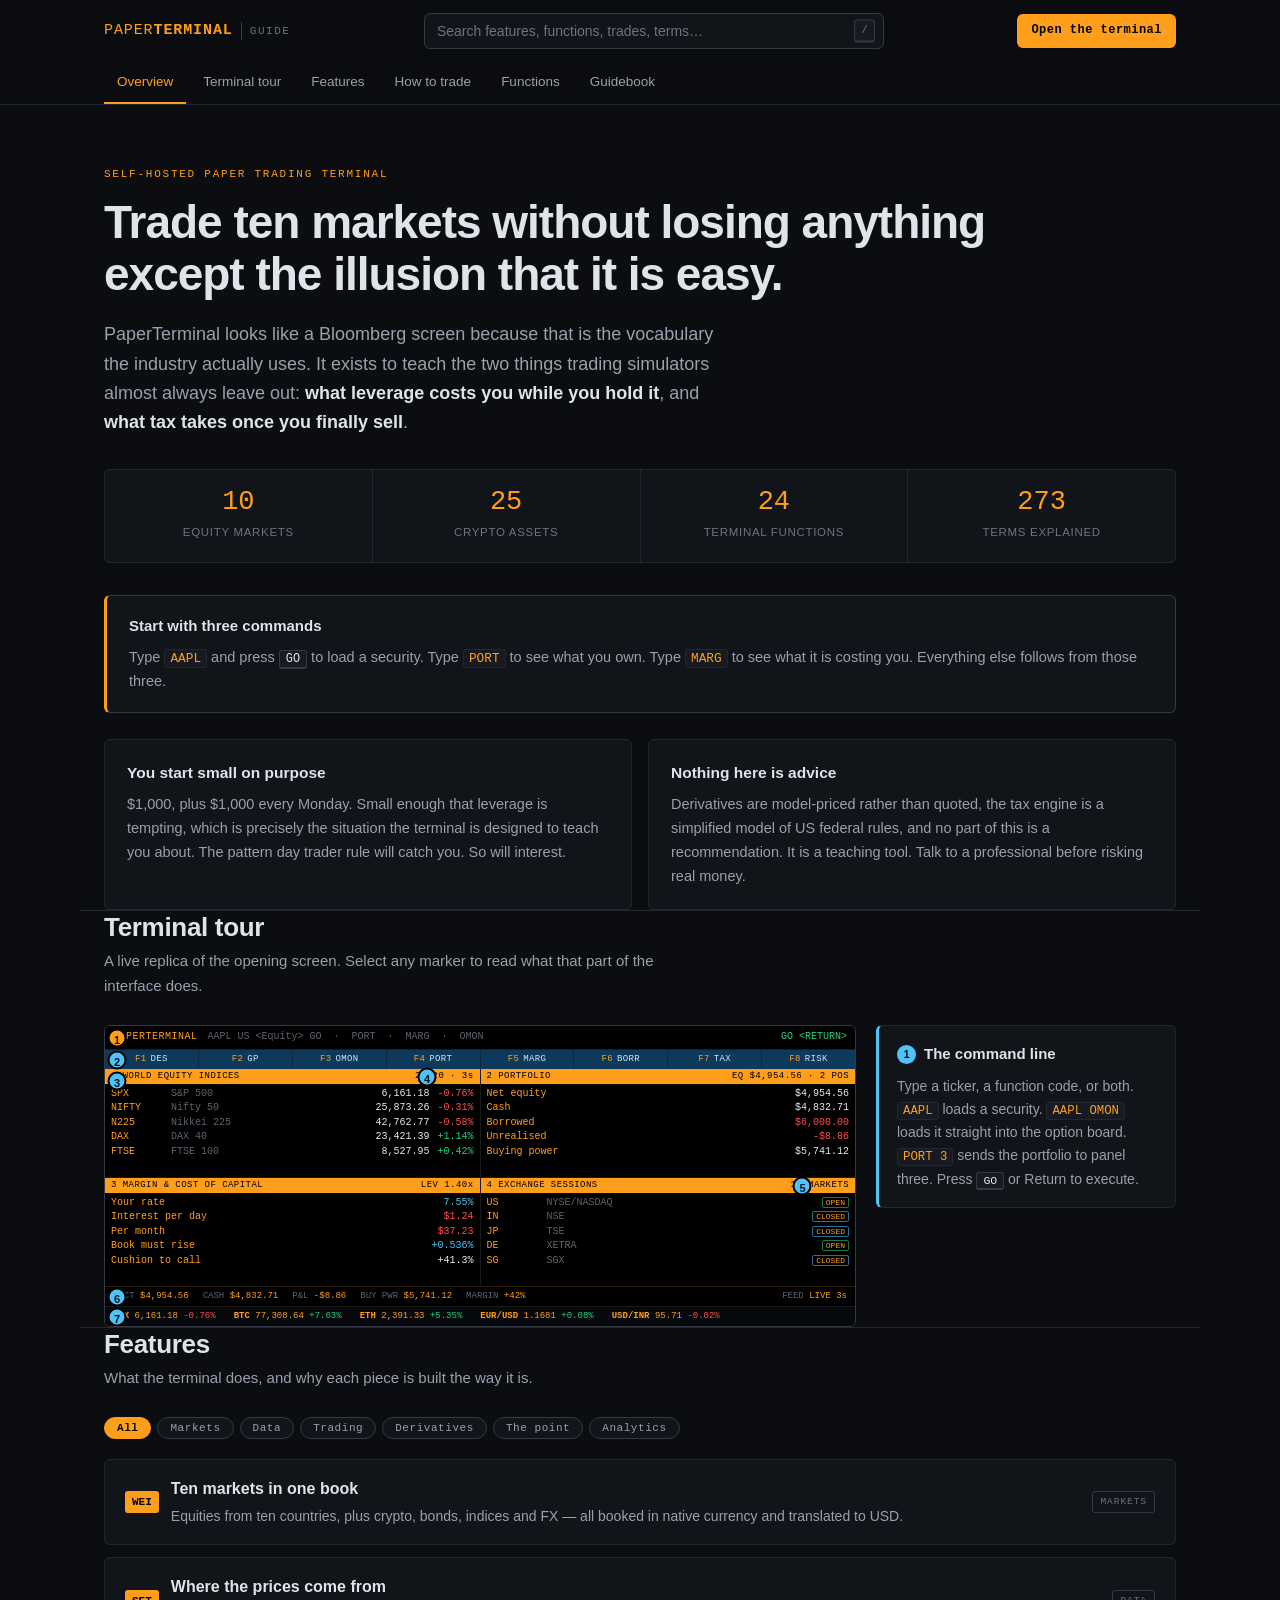
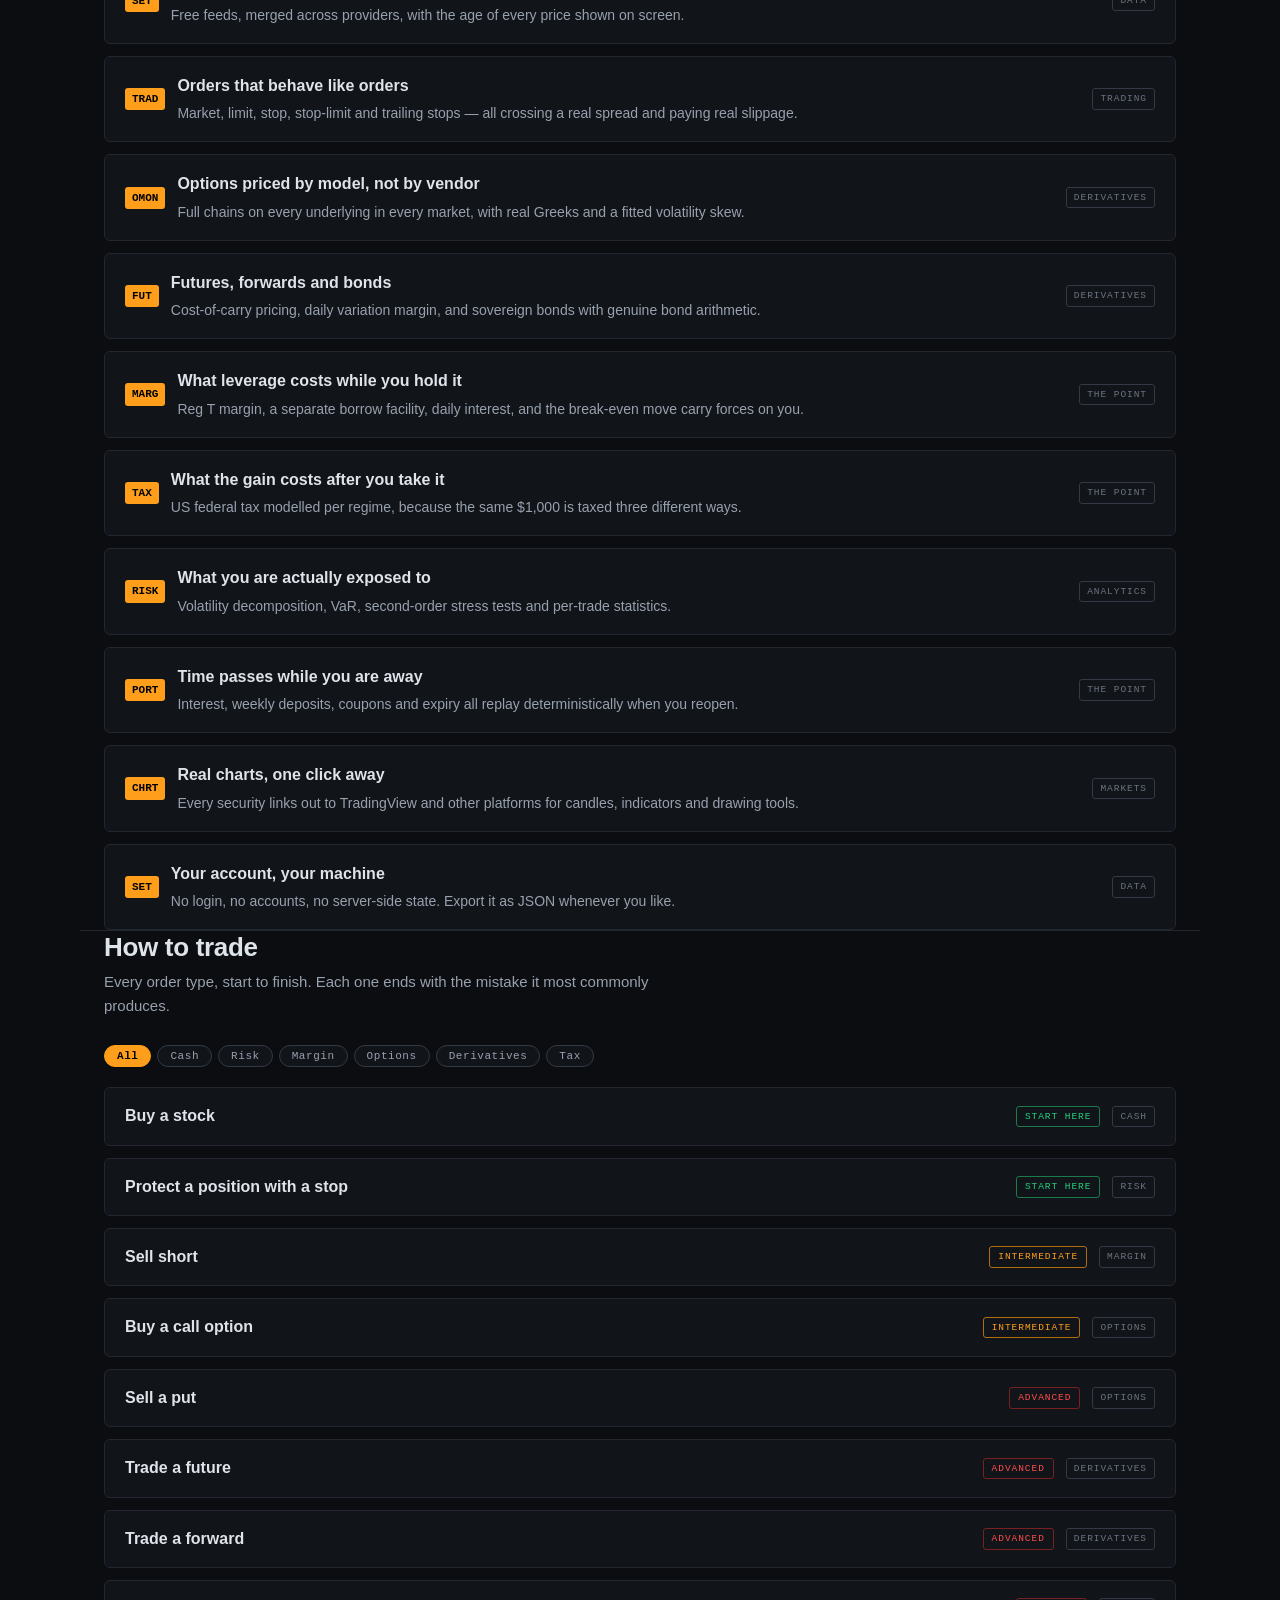
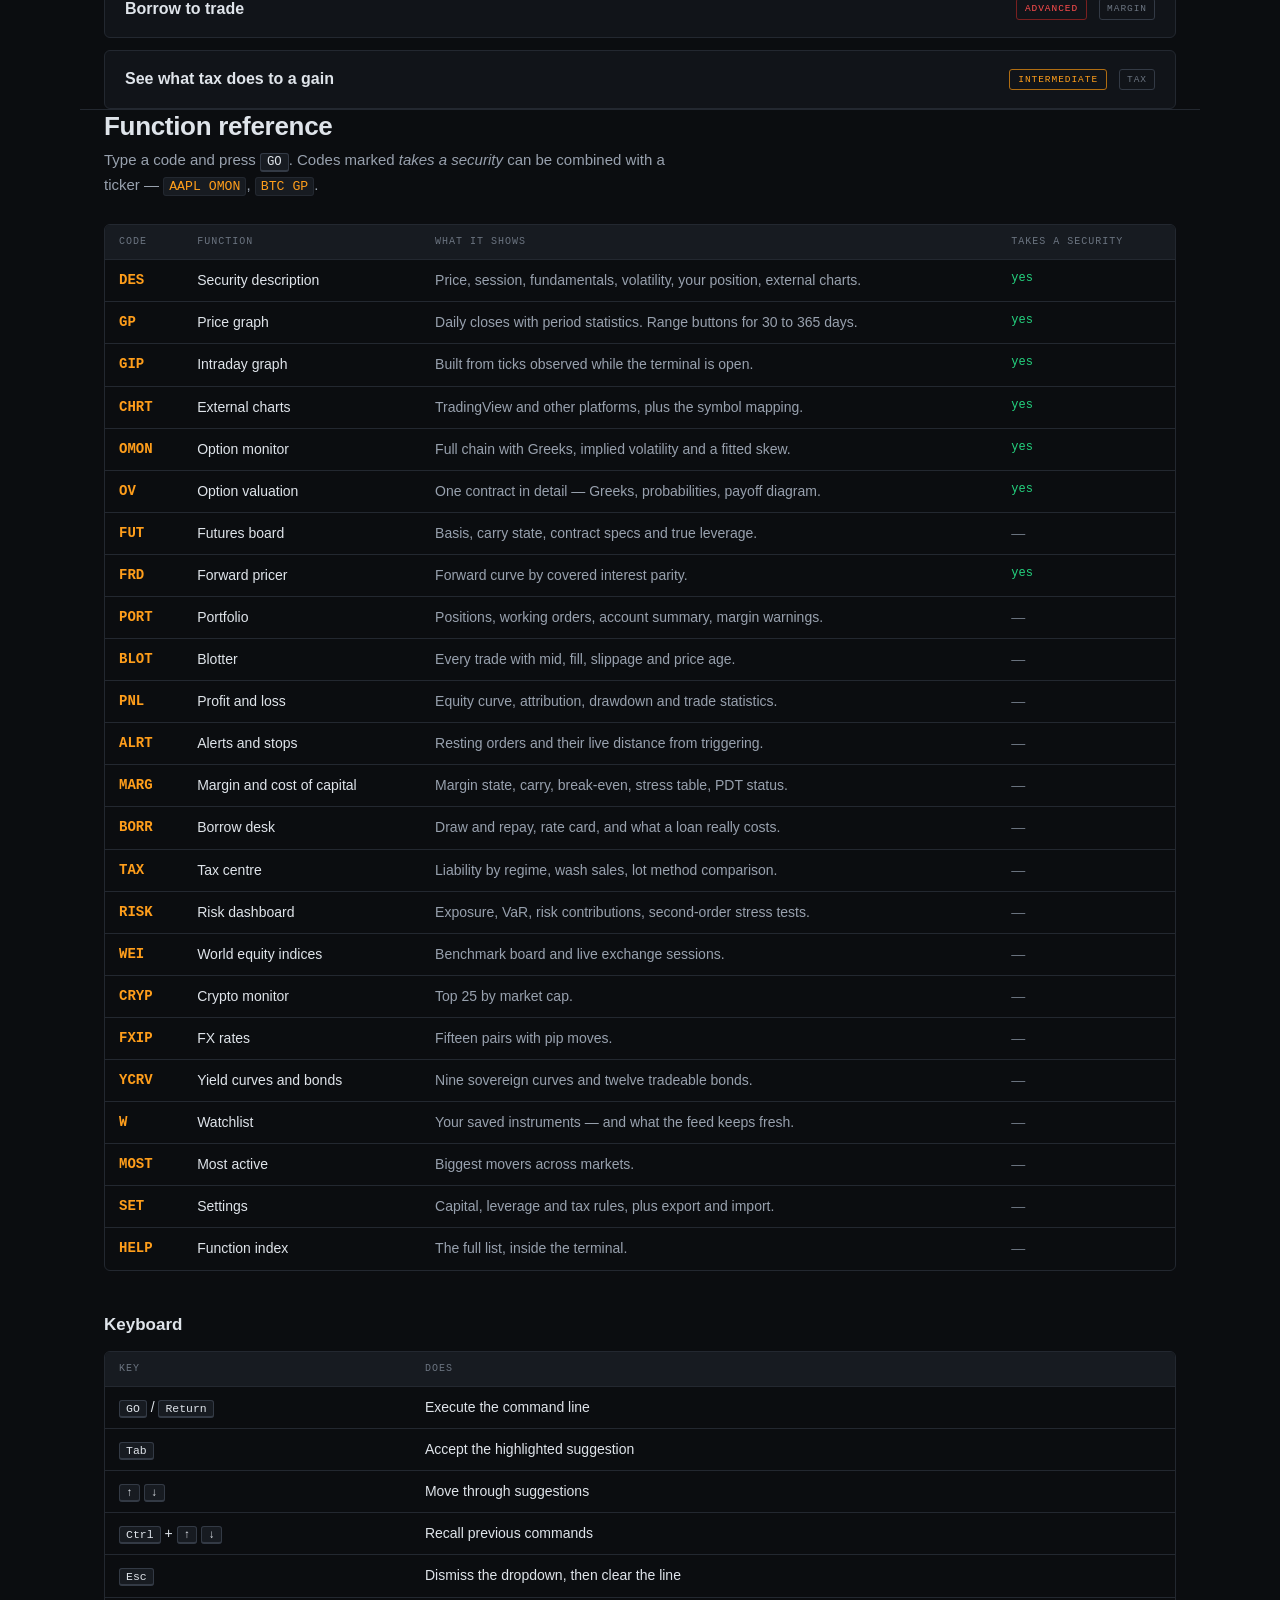
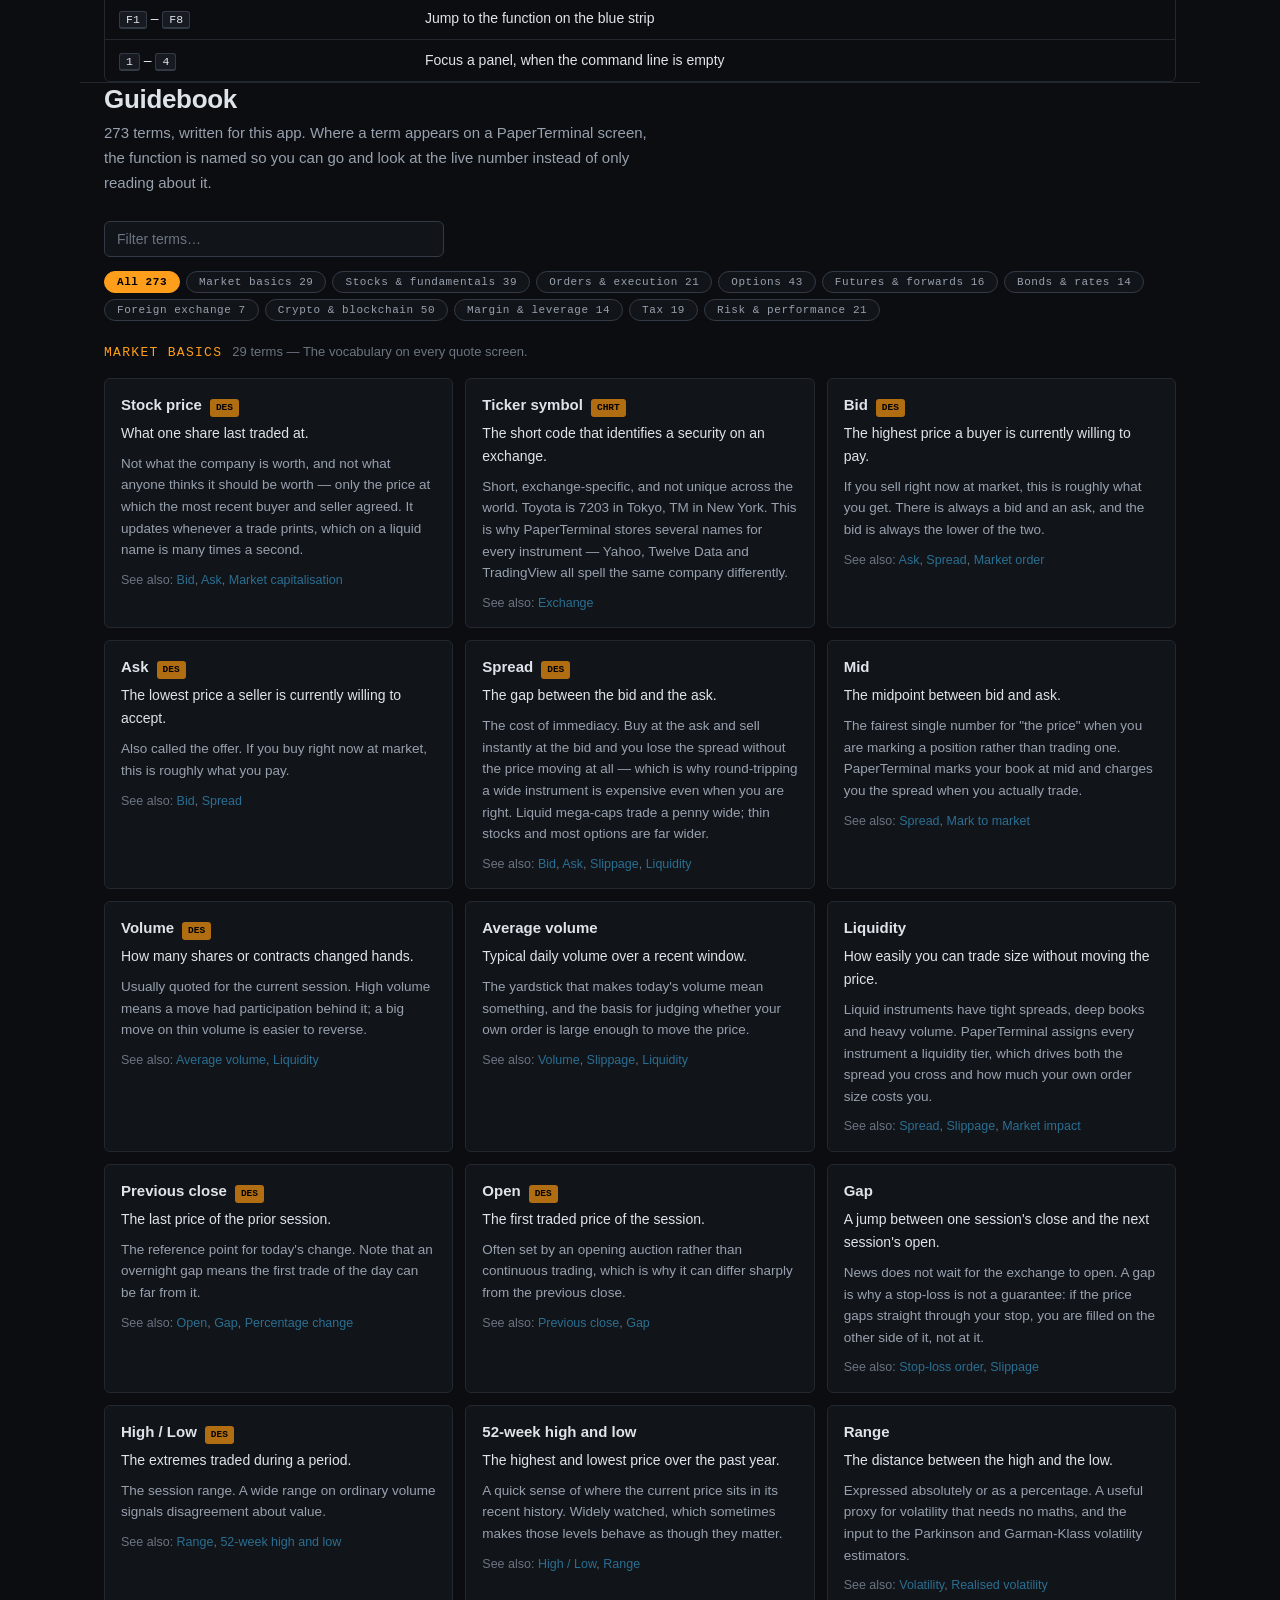
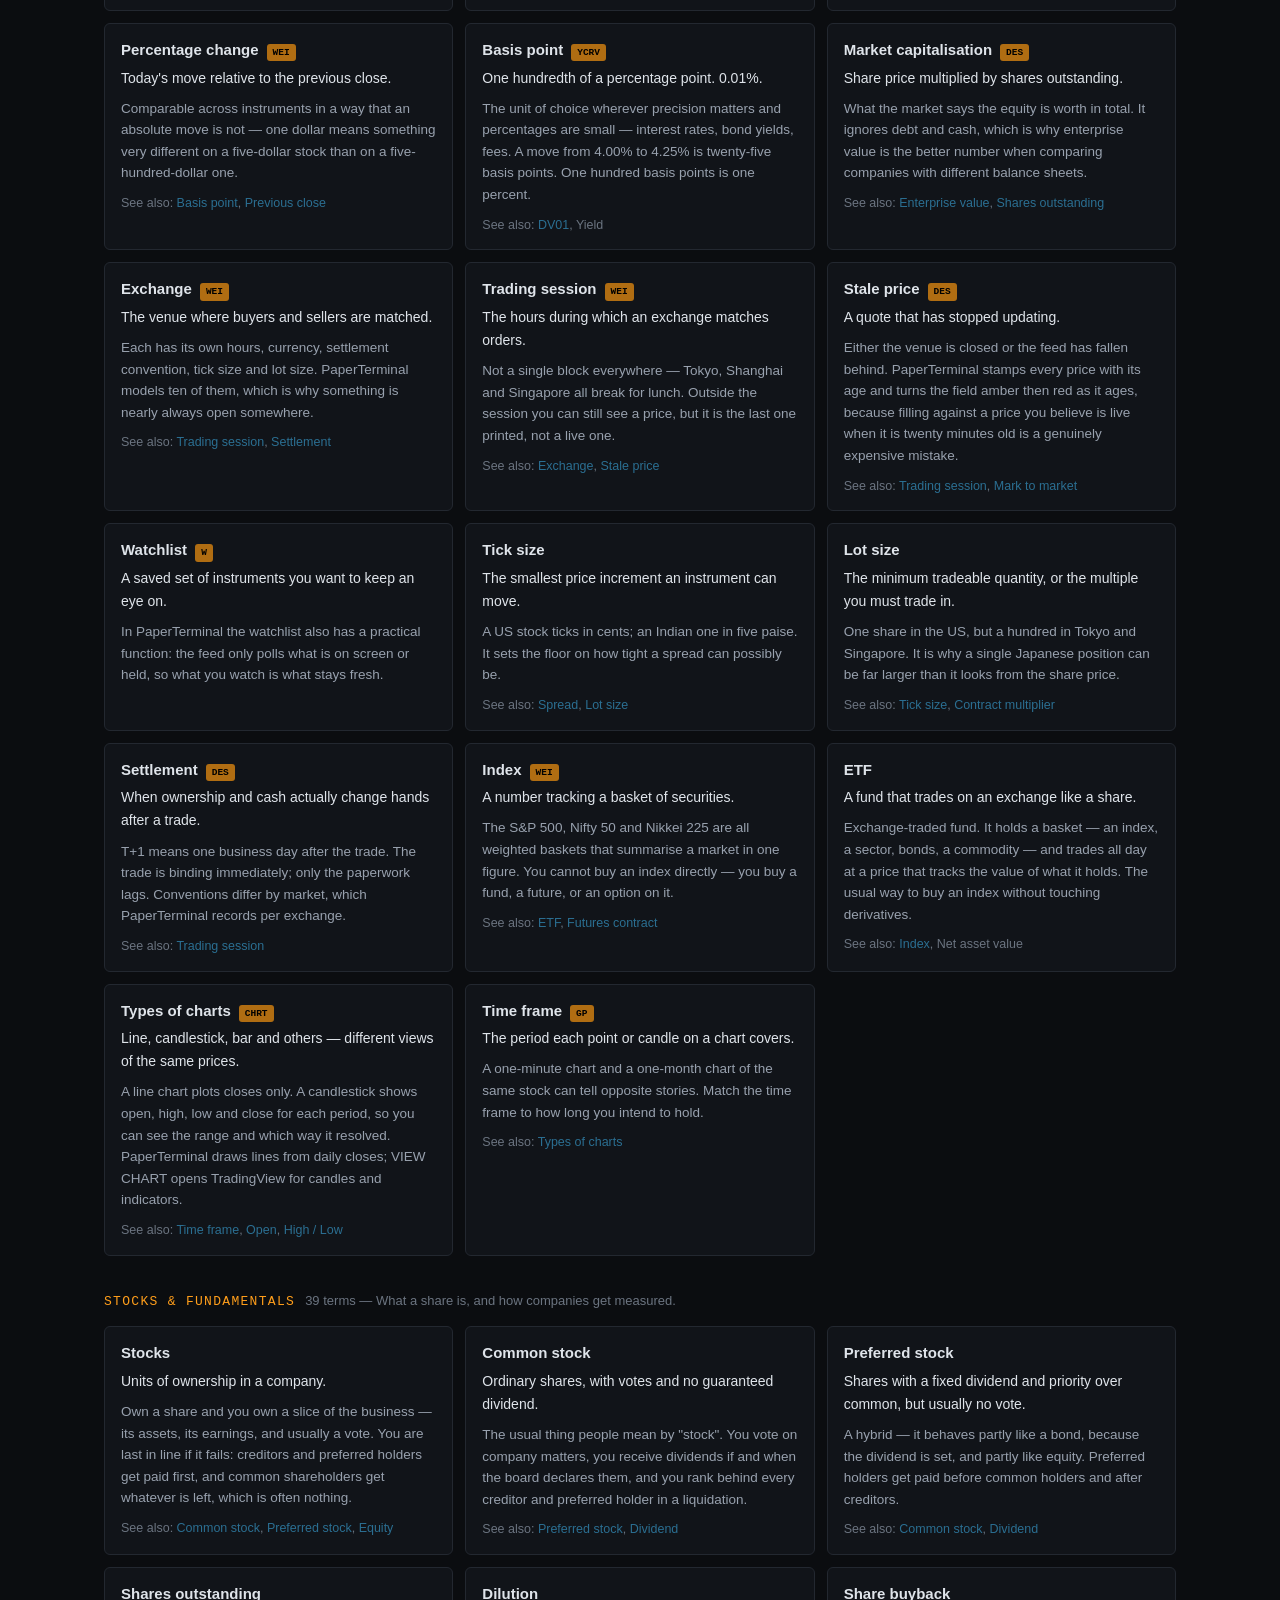
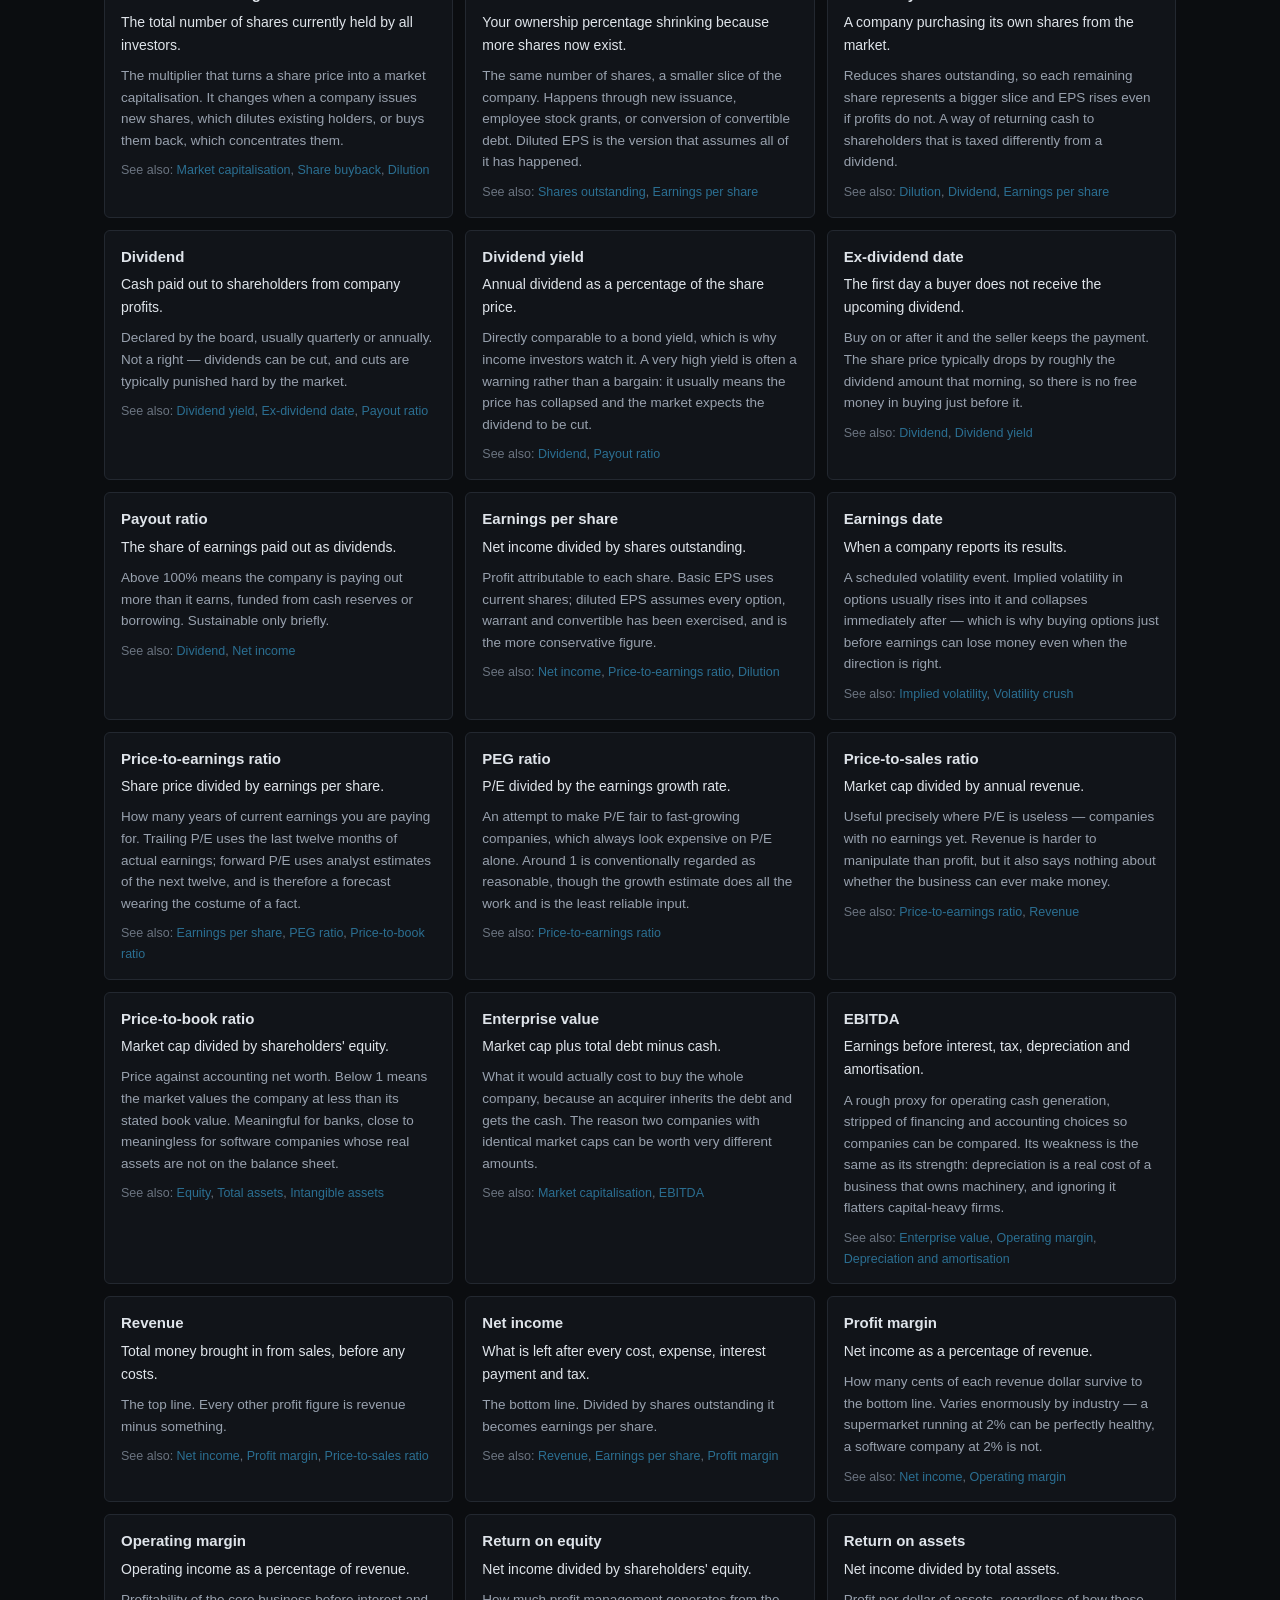
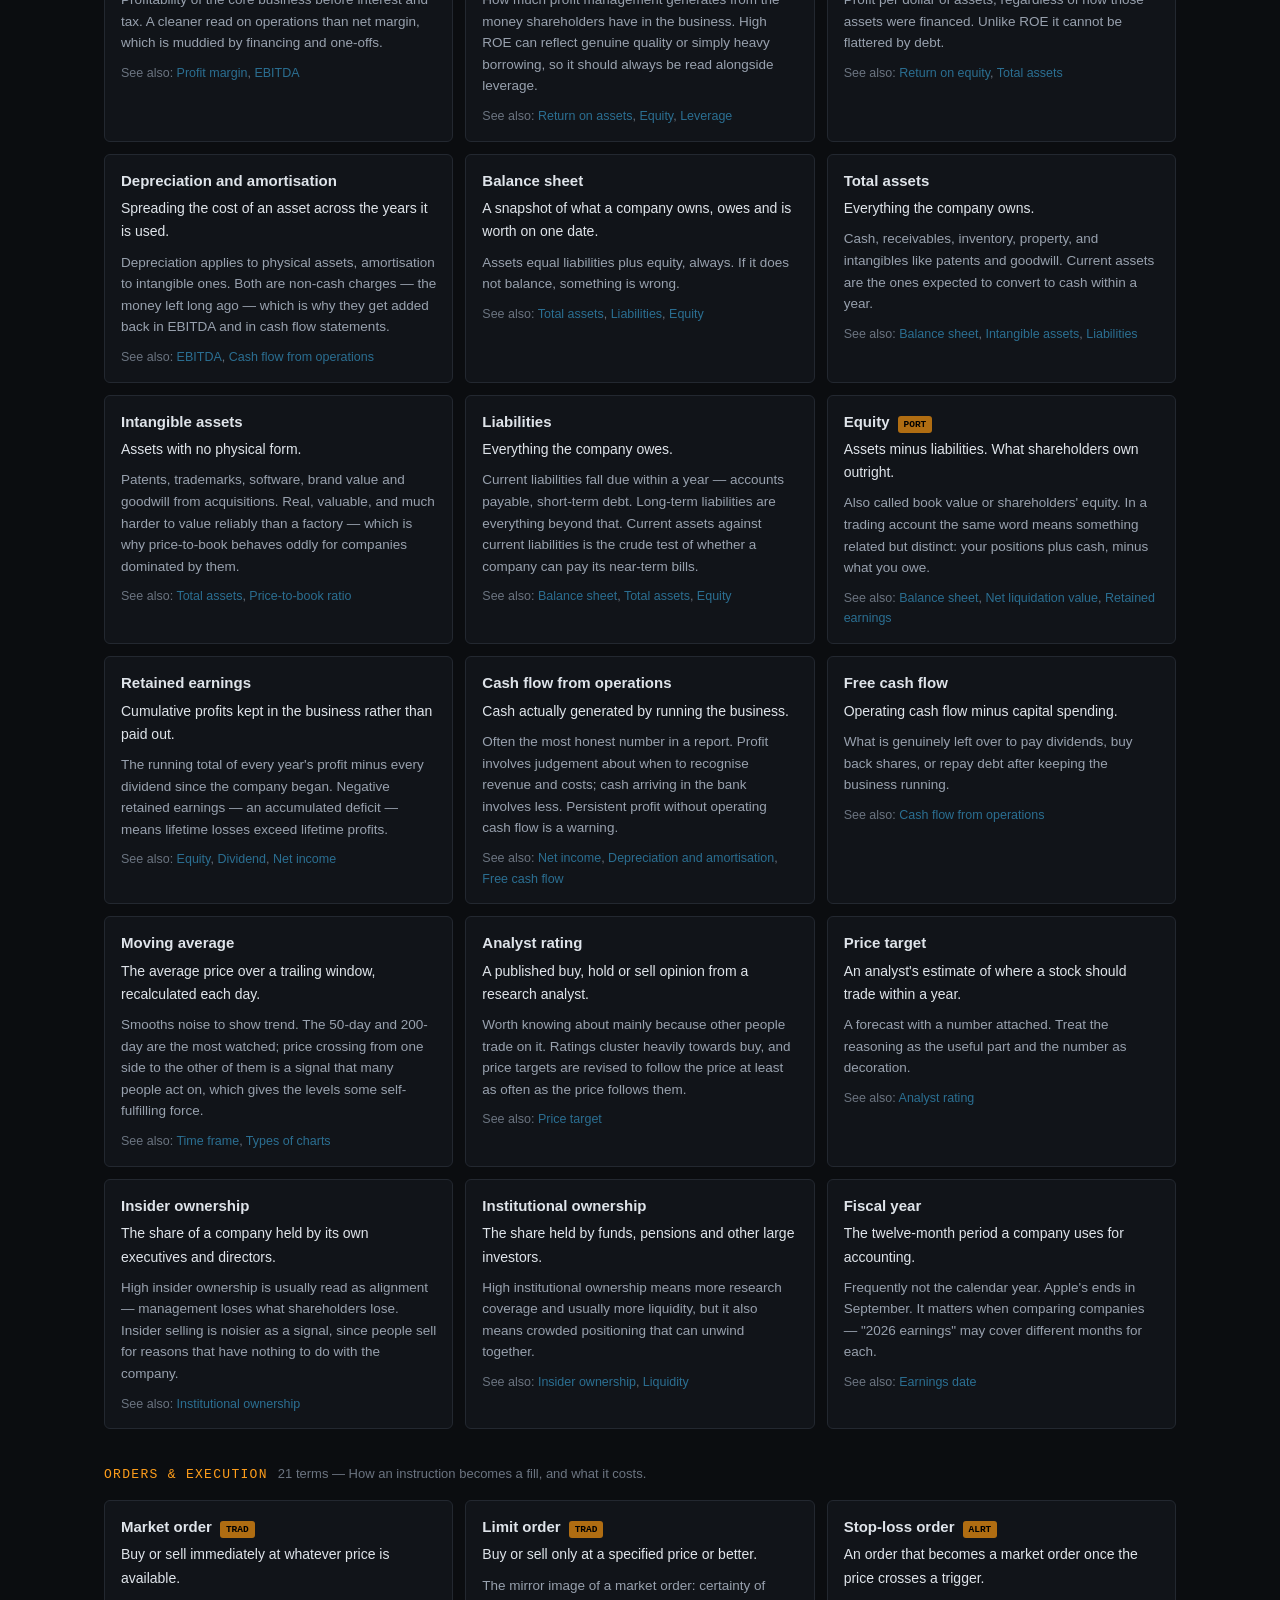
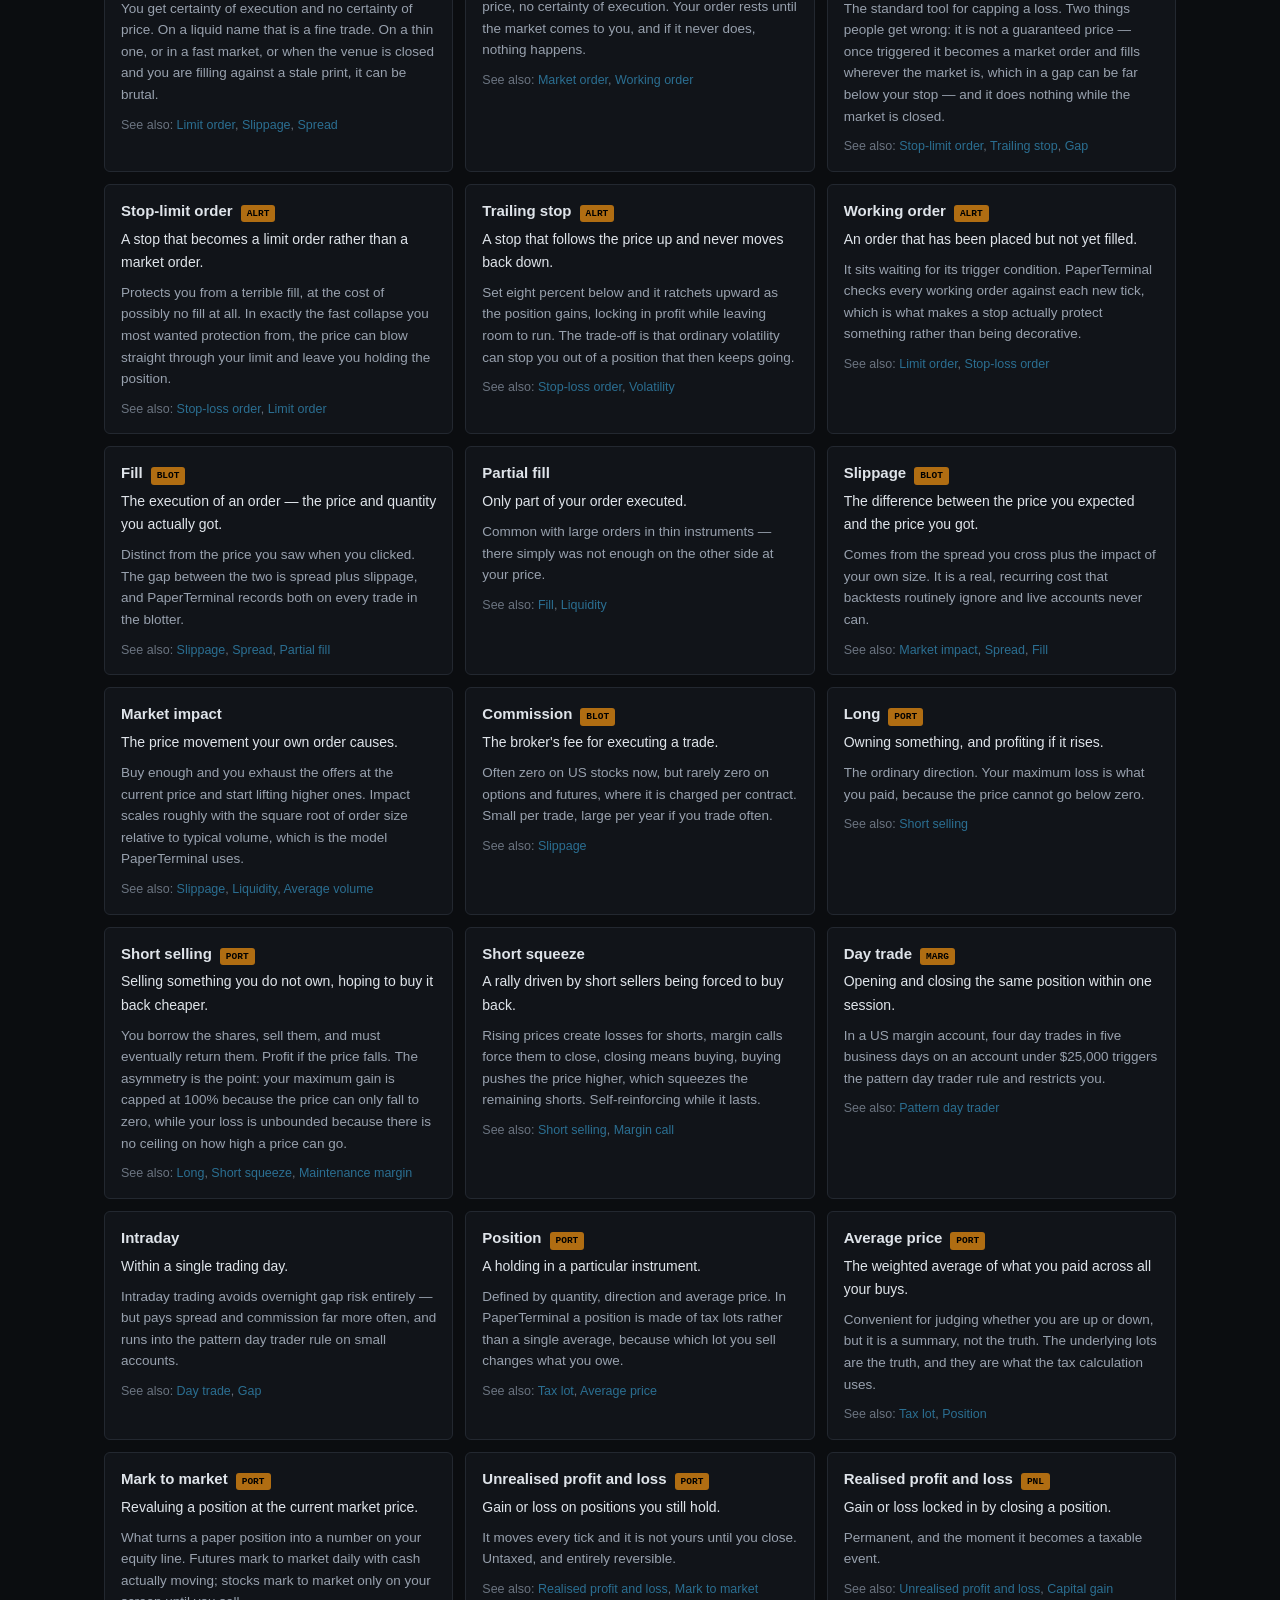
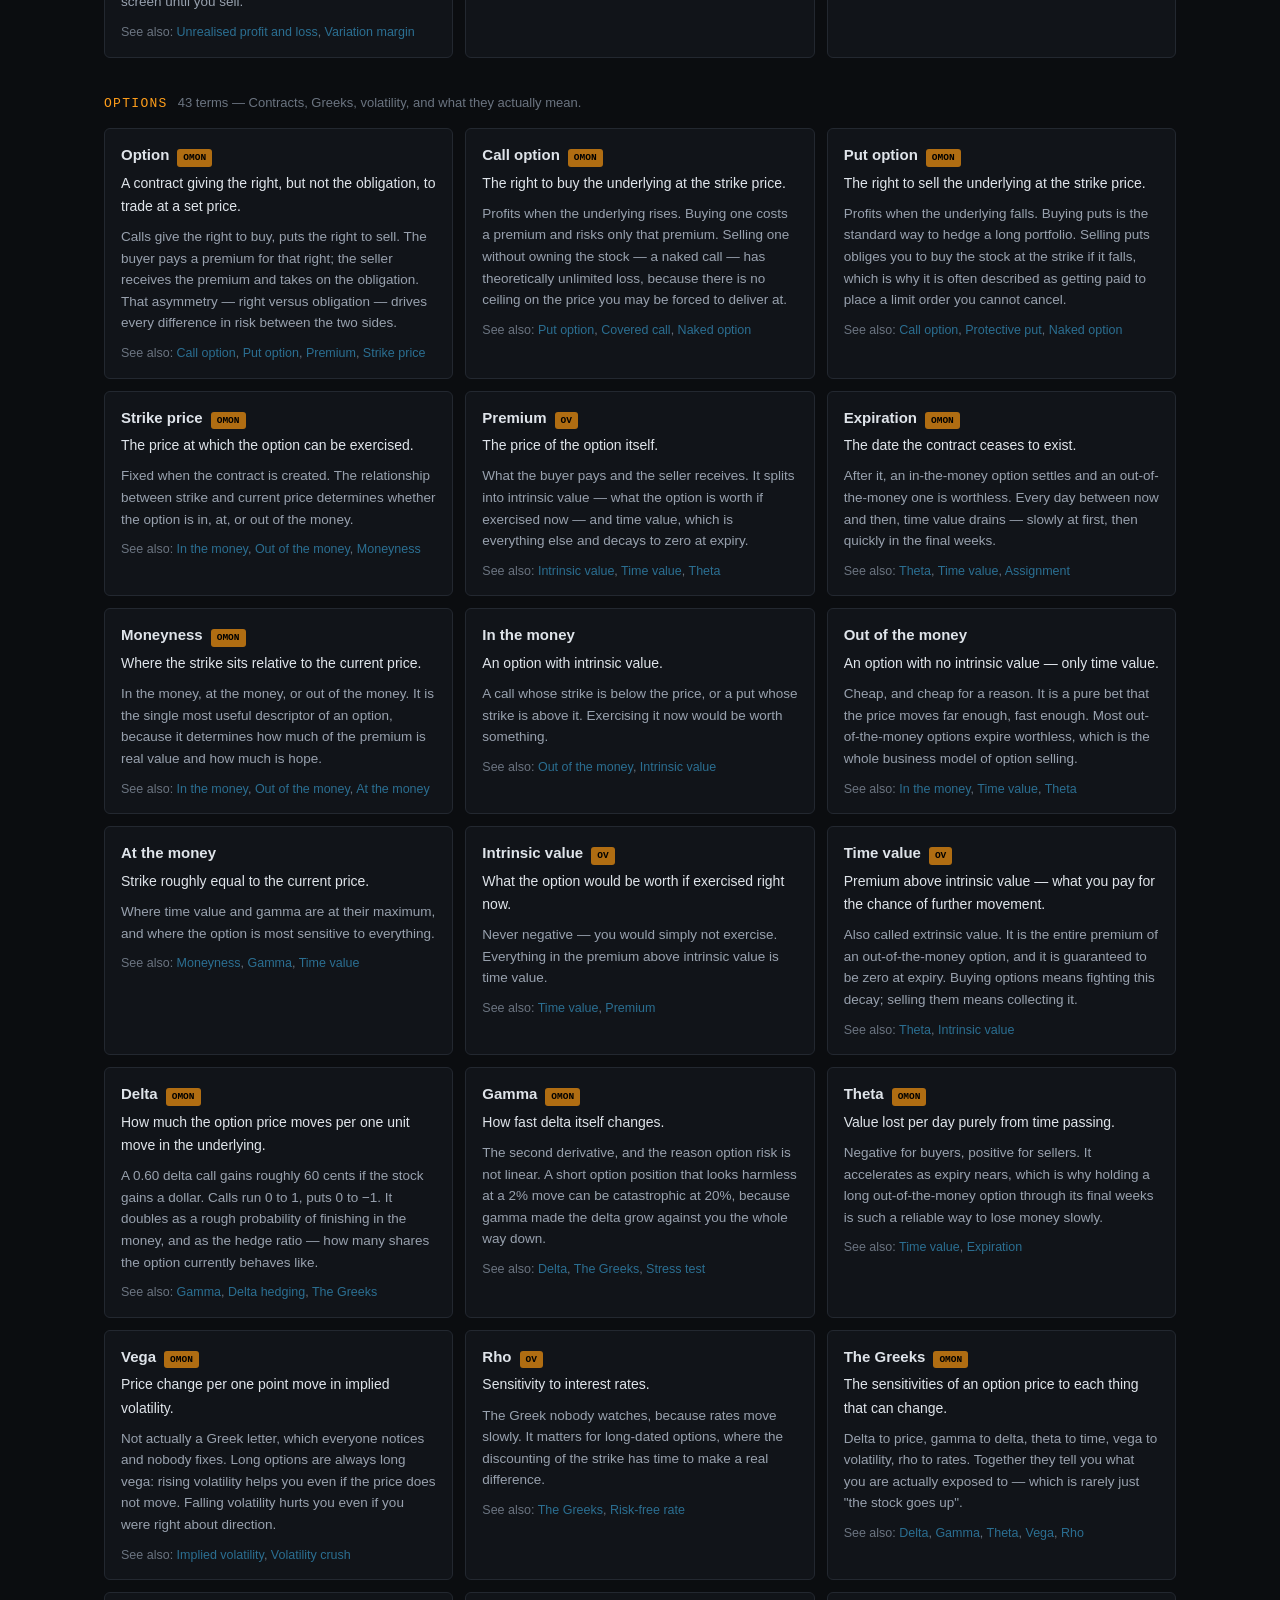
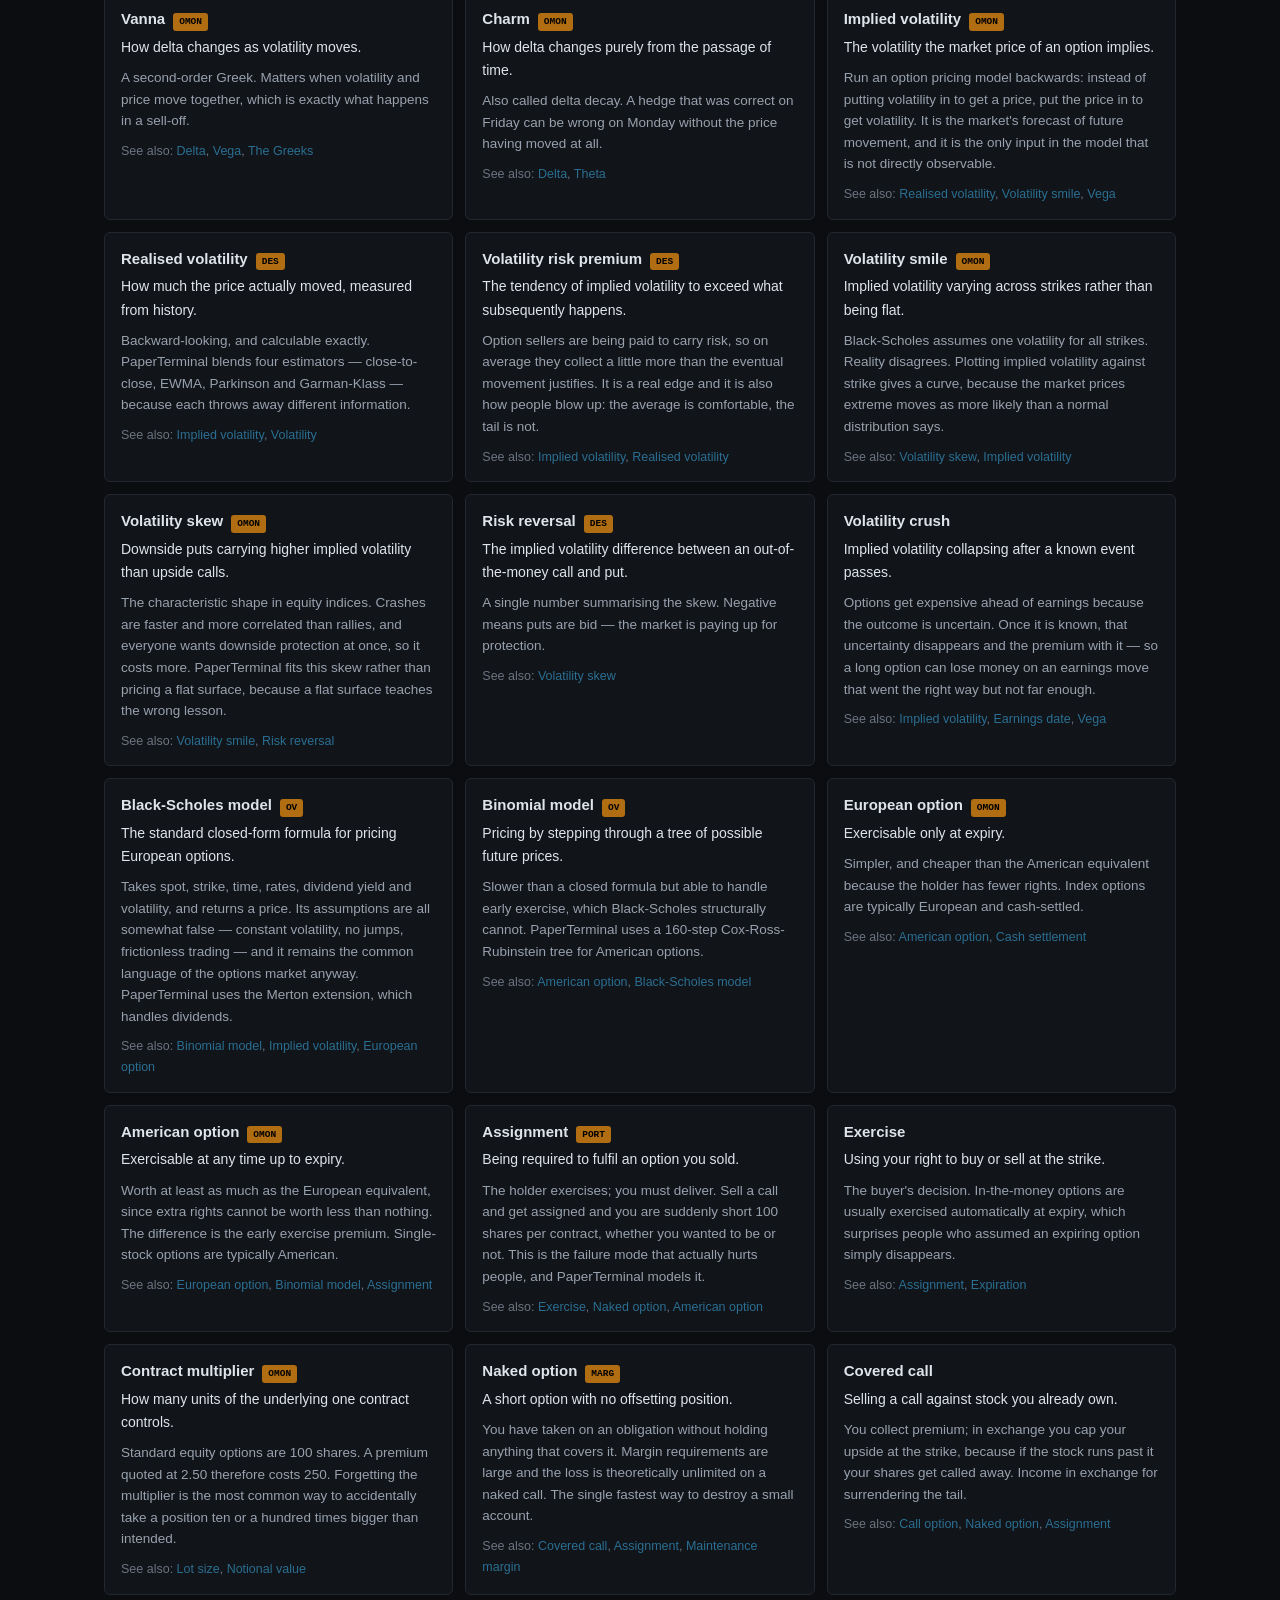
<file: web/guide/index.html>
<!doctype html>
<html lang="en">
<head>
<meta charset="utf-8">
<meta name="viewport" content="width=device-width, initial-scale=1">
<title>PaperTerminal — Guide</title>
<meta name="description" content="How to use PaperTerminal: every function explained, step-by-step trade recipes, and a 273-term guidebook covering stocks, options, futures, bonds, FX, crypto, margin and tax.">
<link rel="icon" href="data:image/svg+xml,<svg xmlns='http://www.w3.org/2000/svg' viewBox='0 0 16 16'><rect width='16' height='16' fill='%23000'/><text x='8' y='12' font-size='11' font-family='monospace' fill='%23ff9e1b' text-anchor='middle'>P</text></svg>">
<link rel="stylesheet" href="guide.css">
</head>
<body>

<a class="skip" href="#main">Skip to content</a>

<header class="top">
  <div class="wrap topbar">
    <a class="brand" href="#overview">
      <span class="brand-mark">PAPER<b>TERMINAL</b></span>
      <span class="brand-sub">Guide</span>
    </a>

    <div class="search-shell">
      <input id="q" type="search" autocomplete="off" spellcheck="false"
             placeholder="Search features, functions, trades, terms…"
             aria-label="Search the guide" aria-expanded="false"
             aria-controls="results" role="combobox">
      <kbd class="slash">/</kbd>
      <div id="results" class="results" role="listbox" hidden></div>
    </div>

    <a class="launch" href="../index.html">Open the terminal</a>
  </div>

  <nav class="tabs wrap" aria-label="Sections">
    <a href="#overview" data-nav>Overview</a>
    <a href="#tour" data-nav>Terminal tour</a>
    <a href="#features" data-nav>Features</a>
    <a href="#trades" data-nav>How to trade</a>
    <a href="#functions" data-nav>Functions</a>
    <a href="#glossary" data-nav>Guidebook</a>
  </nav>
</header>

<main id="main">

  <!-- ───────────────────────────────────────────────────────── overview -->
  <section id="overview" class="wrap hero">
    <p class="eyebrow">Self-hosted paper trading terminal</p>
    <h1>Trade ten markets without losing anything<br>except the illusion that it is easy.</h1>
    <p class="lede">
      PaperTerminal looks like a Bloomberg screen because that is the vocabulary the
      industry actually uses. It exists to teach the two things trading simulators
      almost always leave out: <b>what leverage costs you while you hold it</b>, and
      <b>what tax takes once you finally sell</b>.
    </p>

    <div class="stats">
      <div><b>10</b><span>equity markets</span></div>
      <div><b>25</b><span>crypto assets</span></div>
      <div><b>24</b><span>terminal functions</span></div>
      <div><b>273</b><span>terms explained</span></div>
    </div>

    <div class="callout">
      <h3>Start with three commands</h3>
      <p>
        Type <code>AAPL</code> and press <kbd>GO</kbd> to load a security.
        Type <code>PORT</code> to see what you own. Type <code>MARG</code> to see what
        it is costing you. Everything else follows from those three.
      </p>
    </div>

    <div class="grid-2">
      <div class="card">
        <h3>You start small on purpose</h3>
        <p>
          $1,000, plus $1,000 every Monday. Small enough that leverage is tempting,
          which is precisely the situation the terminal is designed to teach you about.
          The pattern day trader rule will catch you. So will interest.
        </p>
      </div>
      <div class="card">
        <h3>Nothing here is advice</h3>
        <p>
          Derivatives are model-priced rather than quoted, the tax engine is a
          simplified model of US federal rules, and no part of this is a
          recommendation. It is a teaching tool. Talk to a professional before
          risking real money.
        </p>
      </div>
    </div>
  </section>

  <!-- ───────────────────────────────────────────────────────────── tour -->
  <section id="tour" class="wrap">
    <h2 class="section-h">Terminal tour</h2>
    <p class="section-sub">
      A live replica of the opening screen. Select any marker to read what that part
      of the interface does.
    </p>

    <div class="tour">
      <div class="term-shell" id="replica"><!-- built by guide.js --></div>
      <aside class="tour-note" id="tour-note" aria-live="polite"></aside>
    </div>
  </section>

  <!-- ───────────────────────────────────────────────────────── features -->
  <section id="features" class="wrap">
    <h2 class="section-h">Features</h2>
    <p class="section-sub">
      What the terminal does, and why each piece is built the way it is.
    </p>
    <div class="filters" id="feature-filters" role="group" aria-label="Filter features"></div>
    <div id="feature-list" class="feature-list"></div>
  </section>

  <!-- ─────────────────────────────────────────────────────────── trades -->
  <section id="trades" class="wrap">
    <h2 class="section-h">How to trade</h2>
    <p class="section-sub">
      Every order type, start to finish. Each one ends with the mistake it most
      commonly produces.
    </p>
    <div class="filters" id="recipe-filters" role="group" aria-label="Filter trade guides"></div>
    <div id="recipe-list" class="recipe-list"></div>
  </section>

  <!-- ──────────────────────────────────────────────────────── functions -->
  <section id="functions" class="wrap">
    <h2 class="section-h">Function reference</h2>
    <p class="section-sub">
      Type a code and press <kbd>GO</kbd>. Codes marked <em>takes a security</em> can be
      combined with a ticker — <code>AAPL OMON</code>, <code>BTC GP</code>.
    </p>
    <div class="table-scroll">
      <table class="fn-table">
        <thead>
          <tr><th>Code</th><th>Function</th><th>What it shows</th><th>Takes a security</th></tr>
        </thead>
        <tbody id="fn-body"></tbody>
      </table>
    </div>

    <h3 class="sub-h">Keyboard</h3>
    <div class="table-scroll">
      <table class="fn-table keys">
        <thead><tr><th>Key</th><th>Does</th></tr></thead>
        <tbody>
          <tr><td><kbd>GO</kbd> / <kbd>Return</kbd></td><td>Execute the command line</td></tr>
          <tr><td><kbd>Tab</kbd></td><td>Accept the highlighted suggestion</td></tr>
          <tr><td><kbd>↑</kbd> <kbd>↓</kbd></td><td>Move through suggestions</td></tr>
          <tr><td><kbd>Ctrl</kbd> + <kbd>↑</kbd> <kbd>↓</kbd></td><td>Recall previous commands</td></tr>
          <tr><td><kbd>Esc</kbd></td><td>Dismiss the dropdown, then clear the line</td></tr>
          <tr><td><kbd>F1</kbd> – <kbd>F8</kbd></td><td>Jump to the function on the blue strip</td></tr>
          <tr><td><kbd>1</kbd> – <kbd>4</kbd></td><td>Focus a panel, when the command line is empty</td></tr>
        </tbody>
      </table>
    </div>
  </section>

  <!-- ───────────────────────────────────────────────────────── glossary -->
  <section id="glossary" class="wrap">
    <h2 class="section-h">Guidebook</h2>
    <p class="section-sub">
      <span id="term-count">273</span> terms, written for this app. Where a term appears
      on a PaperTerminal screen, the function is named so you can go and look at the
      live number instead of only reading about it.
    </p>

    <div class="gloss-controls">
      <input id="gq" type="search" placeholder="Filter terms…" aria-label="Filter glossary terms"
             autocomplete="off" spellcheck="false">
      <div class="filters" id="cat-filters" role="group" aria-label="Filter by category"></div>
    </div>

    <p id="gloss-empty" class="empty-note" hidden>No term matches that.</p>
    <div id="gloss-list" class="gloss-list"></div>
  </section>

</main>

<footer class="foot">
  <div class="wrap">
    <p>
      <b>PaperTerminal</b> — self-hosted, no accounts, no login. Your data stays on
      your machine.
    </p>
    <p class="fine">
      Glossary coverage was guided by a stock-market terminology primer, the Consensys
      blockchain glossary and the CBOE options glossary. Every definition here is
      written for this application.
    </p>
    <p class="fine">
      Not investment advice. Model-priced derivatives are not real quotes, and the tax
      engine is a simplified model of US federal rules that ignores state tax and your
      own circumstances.
    </p>
  </div>
</footer>

<script type="module" src="guide.js"></script>
</body>
</html>
</file>
<file: web/guide/guide.css>
/* PaperTerminal guide.
   The terminal is deliberately dense; a tutorial should not be. This keeps the
   terminal's palette and its monospace vocabulary for codes and numbers, but
   gives the prose room to breathe. */

:root {
  --bg:        #0b0d10;
  --bg-2:      #111419;
  --bg-3:      #171b21;
  --line:      #232830;
  --line-2:    #333a45;
  --ink:       #dfe4ea;
  --ink-dim:   #98a1ae;
  --ink-faint: #6b7480;

  --amber:     #ff9e1b;
  --amber-dim: #b06d12;
  --cyan:      #4fc3f7;
  --cyan-dim:  #2b6f92;
  --green:     #24d17e;
  --red:       #ff4d4d;
  --violet:    #b98cff;

  --mono: ui-monospace, 'SF Mono', SFMono-Regular, Menlo, Consolas, 'Liberation Mono', monospace;
  --sans: -apple-system, BlinkMacSystemFont, 'Segoe UI', Inter, Roboto, Helvetica, Arial, sans-serif;

  --wrap: 1120px;
  --r: 6px;
}

* { box-sizing: border-box; }

html { scroll-behavior: smooth; scroll-padding-top: 118px; }
@media (prefers-reduced-motion: reduce) {
  html { scroll-behavior: auto; }
  * { animation-duration: .01ms !important; transition-duration: .01ms !important; }
}

body {
  margin: 0;
  background: var(--bg);
  color: var(--ink);
  font: 400 16px/1.65 var(--sans);
  -webkit-font-smoothing: antialiased;
}

.wrap { max-width: var(--wrap); margin: 0 auto; padding: 0 24px; }

a { color: var(--cyan); text-decoration: none; }
a:hover { text-decoration: underline; }

code, kbd, .mono { font-family: var(--mono); }

code {
  background: var(--bg-3); color: var(--amber);
  padding: 1px 5px; border-radius: 3px; font-size: .88em;
  border: 1px solid var(--line);
}

kbd {
  background: var(--bg-3); color: var(--ink);
  padding: 1px 6px; border-radius: 3px; font-size: .82em;
  border: 1px solid var(--line-2); border-bottom-width: 2px;
  font-family: var(--mono); white-space: nowrap;
}

.skip {
  position: absolute; left: -9999px; top: 0; z-index: 100;
  background: var(--amber); color: #000; padding: 10px 16px; font-weight: 600;
}
.skip:focus { left: 0; }

:focus-visible { outline: 2px solid var(--cyan); outline-offset: 2px; border-radius: 3px; }

/* ───────────────────────────────────────────────────────────── header */

.top {
  position: sticky; top: 0; z-index: 50;
  background: rgba(11,13,16,.94);
  backdrop-filter: blur(10px);
  border-bottom: 1px solid var(--line);
}

.topbar {
  display: flex; align-items: center; gap: 20px;
  height: 62px;
}

.brand { display: flex; align-items: baseline; gap: 8px; flex: none; }
.brand:hover { text-decoration: none; }
.brand-mark {
  font-family: var(--mono); font-size: 15px; letter-spacing: .06em;
  color: var(--amber); font-weight: 400;
}
.brand-mark b { font-weight: 700; }
.brand-sub {
  font-family: var(--mono); font-size: 11px; letter-spacing: .14em;
  color: var(--ink-faint); text-transform: uppercase;
  border-left: 1px solid var(--line-2); padding-left: 8px;
}

.search-shell { position: relative; flex: 1; max-width: 460px; margin: 0 auto; }

#q, #gq {
  width: 100%; height: 36px;
  background: var(--bg-2); border: 1px solid var(--line-2); border-radius: var(--r);
  color: var(--ink); font: 400 14px var(--sans);
  padding: 0 34px 0 12px;
}
#q::placeholder, #gq::placeholder { color: var(--ink-faint); }
#q:focus, #gq:focus { border-color: var(--cyan-dim); background: var(--bg-3); }

.slash {
  position: absolute; right: 9px; top: 50%; transform: translateY(-50%);
  pointer-events: none; font-size: 11px; color: var(--ink-faint);
}
#q:focus ~ .slash { opacity: 0; }

.launch {
  flex: none; font-family: var(--mono); font-size: 12px; letter-spacing: .04em;
  color: #000; background: var(--amber);
  padding: 7px 14px; border-radius: var(--r); font-weight: 600;
}
.launch:hover { background: #ffb44d; text-decoration: none; }

.tabs { display: flex; gap: 4px; overflow-x: auto; scrollbar-width: none; }
.tabs::-webkit-scrollbar { display: none; }
.tabs a {
  padding: 9px 13px; font-size: 13.5px; color: var(--ink-dim);
  border-bottom: 2px solid transparent; white-space: nowrap;
}
.tabs a:hover { color: var(--ink); text-decoration: none; }
.tabs a.on { color: var(--amber); border-bottom-color: var(--amber); }

/* ───────────────────────────────────────────────────── search results */

.results {
  position: absolute; top: calc(100% + 6px); left: 0; right: 0;
  background: var(--bg-2); border: 1px solid var(--line-2); border-radius: var(--r);
  box-shadow: 0 16px 40px rgba(0,0,0,.6);
  max-height: min(66vh, 480px); overflow-y: auto; padding: 5px;
}
.results:not([hidden]) { display: block; }

.res {
  display: block; padding: 8px 10px; border-radius: 4px; cursor: pointer;
  border: 1px solid transparent;
}
.res:hover, .res.sel { background: var(--bg-3); border-color: var(--line-2); text-decoration: none; }
.res-top { display: flex; align-items: baseline; gap: 8px; }
.res-name { color: var(--ink); font-size: 14px; font-weight: 600; }
.res-kind {
  font-family: var(--mono); font-size: 9.5px; letter-spacing: .1em;
  text-transform: uppercase; color: var(--ink-faint);
  border: 1px solid var(--line-2); padding: 1px 5px; border-radius: 3px;
}
.res-desc {
  font-size: 12.5px; color: var(--ink-dim); margin-top: 2px;
  overflow: hidden; text-overflow: ellipsis; white-space: nowrap;
}
.res mark { background: rgba(255,158,27,.24); color: var(--amber); border-radius: 2px; }
.res-none { padding: 14px 10px; color: var(--ink-dim); font-size: 13.5px; }

/* ─────────────────────────────────────────────────────────── sections */

section { padding: 56px 0; border-top: 1px solid var(--line); }
section:first-child { border-top: 0; }

.section-h {
  font-size: 26px; line-height: 1.25; margin: 0 0 6px;
  letter-spacing: -.012em; font-weight: 650;
}
.section-sub { color: var(--ink-dim); margin: 0 0 26px; max-width: 68ch; font-size: 15px; }
.sub-h { font-size: 17px; margin: 40px 0 12px; font-weight: 640; }

/* ─────────────────────────────────────────────────────────────── hero */

.hero { padding-top: 60px; }
.eyebrow {
  font-family: var(--mono); font-size: 11px; letter-spacing: .16em;
  text-transform: uppercase; color: var(--amber); margin: 0 0 14px;
}
.hero h1 {
  font-size: clamp(30px, 4.6vw, 46px); line-height: 1.12;
  margin: 0 0 20px; letter-spacing: -.022em; font-weight: 680;
}
.lede { font-size: 18px; line-height: 1.62; color: var(--ink-dim); max-width: 62ch; margin: 0 0 32px; }
.lede b { color: var(--ink); font-weight: 620; }

.stats {
  display: grid; grid-template-columns: repeat(auto-fit, minmax(130px, 1fr));
  gap: 1px; background: var(--line); border: 1px solid var(--line);
  border-radius: var(--r); overflow: hidden; margin-bottom: 32px;
}
.stats div { background: var(--bg-2); padding: 18px 16px; text-align: center; }
.stats b {
  display: block; font-family: var(--mono); font-size: 27px;
  color: var(--amber); font-weight: 500; line-height: 1.1;
}
.stats span {
  font-size: 11.5px; color: var(--ink-faint); letter-spacing: .06em;
  text-transform: uppercase;
}

.callout {
  border: 1px solid var(--line-2); border-left: 3px solid var(--amber);
  background: var(--bg-2); border-radius: var(--r);
  padding: 18px 22px; margin-bottom: 26px;
}
.callout h3 { margin: 0 0 7px; font-size: 15px; font-weight: 640; }
.callout p { margin: 0; color: var(--ink-dim); font-size: 14.5px; }

.grid-2 { display: grid; grid-template-columns: repeat(auto-fit, minmax(280px, 1fr)); gap: 16px; }
.card {
  background: var(--bg-2); border: 1px solid var(--line);
  border-radius: var(--r); padding: 20px 22px;
}
.card h3 { margin: 0 0 8px; font-size: 15.5px; font-weight: 640; }
.card p { margin: 0; color: var(--ink-dim); font-size: 14.5px; }

/* ─────────────────────────────────────────────────────── terminal tour */

.tour { display: grid; grid-template-columns: minmax(0,1fr) 300px; gap: 20px; align-items: start; }
@media (max-width: 900px) { .tour { grid-template-columns: 1fr; } }

.term-shell {
  background: #000; border: 1px solid var(--line-2); border-radius: var(--r);
  overflow: hidden; font-family: var(--mono); font-size: 10px; line-height: 1.45;
  position: relative; color: var(--amber);
  container-type: inline-size;
}

.t-cmd {
  display: flex; align-items: center; gap: 10px;
  background: #000; border-bottom: 1px solid #2a1c06; padding: 4px 8px;
}
.t-cmd .tb { color: var(--amber); letter-spacing: .05em; }
.t-cmd .ti { color: #5c6470; flex: 1; }
.t-cmd .tg { color: var(--green); }

.t-fkeys { display: grid; grid-template-columns: repeat(8, 1fr); gap: 1px; background: #0a2a44; }
.t-fk {
  background: #0d3a5c; color: #cfe6f5;
  padding: 3px 4px; text-align: center; font-size: 9px; letter-spacing: .04em;
}
.t-fk b { color: var(--amber); margin-right: 4px; font-weight: 400; }

.t-grid { display: grid; grid-template-columns: 1fr 1fr; grid-template-rows: 1fr 1fr; gap: 1px; background: #1a1a1a; }
.t-panel { background: #000; min-height: 108px; }
.t-head {
  background: var(--amber); color: #000; padding: 1px 6px;
  display: flex; justify-content: space-between; font-size: 9px; letter-spacing: .05em;
}
.t-body { padding: 3px 6px; }

.t-row { display: flex; gap: 8px; white-space: nowrap; }
.t-row span:first-child { color: var(--amber); min-width: 52px; }
.t-dim { color: #5c6470; }
.t-val { color: #e8eaed; margin-left: auto; }
.t-up { color: var(--green); }
.t-down { color: var(--red); }
.t-cy { color: var(--cyan); }
.t-tag {
  font-size: 8px; border: 1px solid #2b6f92; color: var(--cyan);
  padding: 0 3px; border-radius: 2px;
}
.t-tag.open { border-color: #1a7a4a; color: var(--green); }

.t-status {
  display: flex; gap: 14px; background: #000; border-top: 1px solid #2a1c06;
  padding: 3px 8px; font-size: 9px; color: #5c6470;
}
.t-status b { color: var(--amber); font-weight: 400; }
.t-tape {
  display: flex; gap: 18px; background: #07090c; border-top: 1px solid #1a1a1a;
  padding: 3px 8px; font-size: 9px; overflow: hidden; white-space: nowrap;
}

/* hotspots */
.hot {
  position: absolute; width: 19px; height: 19px; border-radius: 50%;
  background: var(--cyan); color: #00161f;
  font: 700 11px/19px var(--sans); text-align: center;
  border: 2px solid #000; cursor: pointer; padding: 0;
  transform: translate(-50%, -50%); z-index: 3;
  box-shadow: 0 0 0 0 rgba(79,195,247,.55);
}
.hot:hover { background: #fff; }
.hot.on { background: var(--amber); color: #241300; animation: none; }
.hot.pulse { animation: ping 2.6s ease-out infinite; }
@keyframes ping {
  0%   { box-shadow: 0 0 0 0 rgba(79,195,247,.5); }
  70%  { box-shadow: 0 0 0 9px rgba(79,195,247,0); }
  100% { box-shadow: 0 0 0 0 rgba(79,195,247,0); }
}

.tour-note {
  background: var(--bg-2); border: 1px solid var(--line);
  border-left: 3px solid var(--cyan);
  border-radius: var(--r); padding: 16px 18px; min-height: 150px;
  position: sticky; top: 130px;
}
.tour-note h3 { margin: 0 0 8px; font-size: 15px; font-weight: 640; }
.tour-note p { margin: 0; font-size: 14px; color: var(--ink-dim); }
.tour-note .num {
  display: inline-block; width: 19px; height: 19px; border-radius: 50%;
  background: var(--cyan); color: #00161f; text-align: center;
  font: 700 11px/19px var(--sans); margin-right: 8px; vertical-align: 1px;
}

/* ────────────────────────────────────────────────────────────  filters */

.filters { display: flex; flex-wrap: wrap; gap: 6px; margin-bottom: 20px; }
.chip {
  font-family: var(--mono); font-size: 11px; letter-spacing: .05em;
  background: var(--bg-2); color: var(--ink-dim);
  border: 1px solid var(--line-2); border-radius: 20px;
  padding: 4px 12px; cursor: pointer;
}
.chip:hover { color: var(--ink); border-color: var(--ink-faint); }
.chip.on { background: var(--amber); color: #000; border-color: var(--amber); font-weight: 600; }

/* ─────────────────────────────────────────────────────────── features */

.feature-list { display: flex; flex-direction: column; gap: 12px; }

.feature {
  background: var(--bg-2); border: 1px solid var(--line); border-radius: var(--r);
  overflow: hidden;
}
.feature > summary {
  list-style: none; cursor: pointer; padding: 16px 20px;
  display: grid; grid-template-columns: auto 1fr auto; gap: 12px; align-items: baseline;
}
.feature > summary::-webkit-details-marker { display: none; }
.feature > summary:hover { background: var(--bg-3); }
.f-fn {
  font-family: var(--mono); font-size: 11px; color: #000; background: var(--amber);
  padding: 2px 7px; border-radius: 3px; font-weight: 600; align-self: center;
}
.f-name { font-size: 16px; font-weight: 640; }
.f-short { display: block; font-size: 14px; color: var(--ink-dim); font-weight: 400; margin-top: 3px; }
.f-tag {
  font-family: var(--mono); font-size: 9.5px; letter-spacing: .1em; text-transform: uppercase;
  color: var(--ink-faint); border: 1px solid var(--line-2); padding: 2px 7px; border-radius: 3px;
  align-self: center; white-space: nowrap;
}
.feature[open] > summary { border-bottom: 1px solid var(--line); background: var(--bg-3); }
.f-body { padding: 18px 20px 20px; }
.f-body p { margin: 0 0 12px; color: var(--ink-dim); font-size: 15px; max-width: 74ch; }
.f-body p:last-of-type { margin-bottom: 0; }
.f-body b { color: var(--ink); font-weight: 620; }

.f-points { list-style: none; padding: 0; margin: 18px 0 0; display: grid; gap: 6px; }
.f-points li { display: grid; grid-template-columns: 66px 1fr; gap: 12px; align-items: baseline; font-size: 14px; }
.f-points code { justify-self: start; }
.f-points span { color: var(--ink-dim); }

.termlinks { margin-top: 18px; padding-top: 14px; border-top: 1px solid var(--line); }
.termlinks h4 {
  margin: 0 0 8px; font-family: var(--mono); font-size: 10px;
  letter-spacing: .12em; text-transform: uppercase; color: var(--ink-faint); font-weight: 400;
}
.termlinks a {
  display: inline-block; font-size: 12.5px; color: var(--cyan);
  border: 1px solid var(--line-2); border-radius: 20px;
  padding: 2px 10px; margin: 0 4px 4px 0;
}
.termlinks a:hover { background: var(--bg-3); border-color: var(--cyan-dim); text-decoration: none; }

/* ──────────────────────────────────────────────────────────── recipes */

.recipe-list { display: flex; flex-direction: column; gap: 12px; }

.recipe {
  background: var(--bg-2); border: 1px solid var(--line); border-radius: var(--r);
  overflow: hidden;
}
.recipe > summary {
  list-style: none; cursor: pointer; padding: 15px 20px;
  display: flex; gap: 12px; align-items: center; flex-wrap: wrap;
}
.recipe > summary::-webkit-details-marker { display: none; }
.recipe > summary:hover { background: var(--bg-3); }
.r-name { font-size: 16px; font-weight: 640; flex: 1; min-width: 180px; }
.r-level {
  font-family: var(--mono); font-size: 9.5px; letter-spacing: .1em; text-transform: uppercase;
  padding: 2px 8px; border-radius: 3px; border: 1px solid var(--line-2); color: var(--ink-faint);
}
.r-level.start { color: var(--green); border-color: #1a7a4a; }
.r-level.inter { color: var(--amber); border-color: var(--amber-dim); }
.r-level.adv   { color: var(--red); border-color: #7a2020; }
.recipe[open] > summary { border-bottom: 1px solid var(--line); background: var(--bg-3); }
.r-body { padding: 18px 20px 20px; }
.r-intro { color: var(--ink-dim); margin: 0 0 18px; font-size: 15px; max-width: 72ch; }

.r-steps { list-style: none; counter-reset: s; padding: 0; margin: 0; }
.r-steps li {
  counter-increment: s; position: relative;
  padding: 0 0 16px 40px; border-left: 1px solid var(--line); margin-left: 11px;
}
.r-steps li:last-child { border-left-color: transparent; padding-bottom: 0; }
.r-steps li::before {
  content: counter(s); position: absolute; left: -11px; top: -2px;
  width: 22px; height: 22px; border-radius: 50%;
  background: var(--bg-3); border: 1px solid var(--line-2); color: var(--amber);
  font: 600 11px/20px var(--mono); text-align: center;
}
/* Scoped to the direct child, or a <b> inside the step's prose inherits
   display:block and breaks the sentence onto three lines. */
.r-steps > li > b { display: block; font-size: 14.5px; margin-bottom: 3px; font-weight: 620; }
.r-steps > li > span { font-size: 14px; color: var(--ink-dim); }
.r-steps > li > span b { color: var(--ink); font-weight: 620; }

.r-watch {
  margin-top: 18px; background: rgba(255,77,77,.07);
  border: 1px solid rgba(255,77,77,.28); border-left: 3px solid var(--red);
  border-radius: var(--r); padding: 13px 16px;
}
.r-watch strong {
  display: block; font-family: var(--mono); font-size: 10px; letter-spacing: .12em;
  text-transform: uppercase; color: var(--red); margin-bottom: 5px; font-weight: 600;
}
.r-watch span { font-size: 14px; color: var(--ink-dim); }

/* ─────────────────────────────────────────────────────────── tables */

.table-scroll { overflow-x: auto; border: 1px solid var(--line); border-radius: var(--r); }
.fn-table { width: 100%; border-collapse: collapse; font-size: 14px; min-width: 620px; }
.fn-table th {
  text-align: left; padding: 9px 14px; background: var(--bg-3);
  font-family: var(--mono); font-size: 10px; letter-spacing: .1em;
  text-transform: uppercase; color: var(--ink-faint); font-weight: 400;
  border-bottom: 1px solid var(--line);
}
.fn-table td { padding: 9px 14px; border-bottom: 1px solid var(--line); vertical-align: top; }
.fn-table tr:last-child td { border-bottom: 0; }
.fn-table tbody tr:hover { background: var(--bg-2); }
.fn-table .c { font-family: var(--mono); color: var(--amber); font-weight: 600; }
.fn-table .n { color: var(--ink); }
.fn-table .d { color: var(--ink-dim); }
.fn-table .y { color: var(--green); font-family: var(--mono); font-size: 12px; }
.fn-table .no { color: var(--ink-faint); }
.fn-table.keys { min-width: 380px; }

/* ────────────────────────────────────────────────────────── glossary */

.gloss-controls { margin-bottom: 20px; }
#gq { max-width: 340px; margin-bottom: 14px; }

.gloss-list { display: grid; grid-template-columns: repeat(auto-fill, minmax(310px, 1fr)); gap: 12px; }

.gcat {
  grid-column: 1 / -1; margin: 22px 0 2px;
  display: flex; align-items: baseline; gap: 10px;
}
.gcat:first-child { margin-top: 0; }
.gcat h3 { margin: 0; font-size: 13px; font-family: var(--mono); letter-spacing: .1em;
  text-transform: uppercase; color: var(--amber); font-weight: 500; }
.gcat span { font-size: 13px; color: var(--ink-faint); }

.term {
  background: var(--bg-2); border: 1px solid var(--line);
  border-radius: var(--r); padding: 14px 16px; scroll-margin-top: 130px;
}
.term:target { border-color: var(--amber); box-shadow: 0 0 0 1px var(--amber); }
.term h4 { margin: 0 0 4px; font-size: 15px; font-weight: 650; display: flex; gap: 8px; align-items: baseline; flex-wrap: wrap; }
.term .where {
  font-family: var(--mono); font-size: 9.5px; color: #000; background: var(--amber-dim);
  padding: 1px 6px; border-radius: 3px; font-weight: 600;
}
.term .short { margin: 0 0 8px; font-size: 14px; color: var(--ink); }
.term .body  { margin: 0; font-size: 13.5px; color: var(--ink-dim); line-height: 1.6; }
.term .see { margin-top: 9px; font-size: 12.5px; color: var(--ink-faint); }
.term .see a { color: var(--cyan-dim); }
.term .see a:hover { color: var(--cyan); }
.term mark { background: rgba(255,158,27,.24); color: var(--amber); border-radius: 2px; }

.empty-note { color: var(--ink-dim); padding: 20px 0; }

/* ───────────────────────────────────────────────────────────── footer */

.foot { border-top: 1px solid var(--line); padding: 34px 0 48px; background: var(--bg-2); }
.foot p { margin: 0 0 8px; font-size: 14px; color: var(--ink-dim); }
.foot .fine { font-size: 12.5px; color: var(--ink-faint); max-width: 76ch; }

@media (max-width: 640px) {
  .topbar { flex-wrap: wrap; height: auto; padding-top: 10px; padding-bottom: 10px; gap: 10px; }
  .search-shell { order: 3; flex-basis: 100%; max-width: none; }
  .launch { margin-left: auto; }
  section { padding: 40px 0; }
  .term-shell { font-size: 7px; }
  .hot { width: 16px; height: 16px; font-size: 9px; line-height: 16px; }
}
</file>
